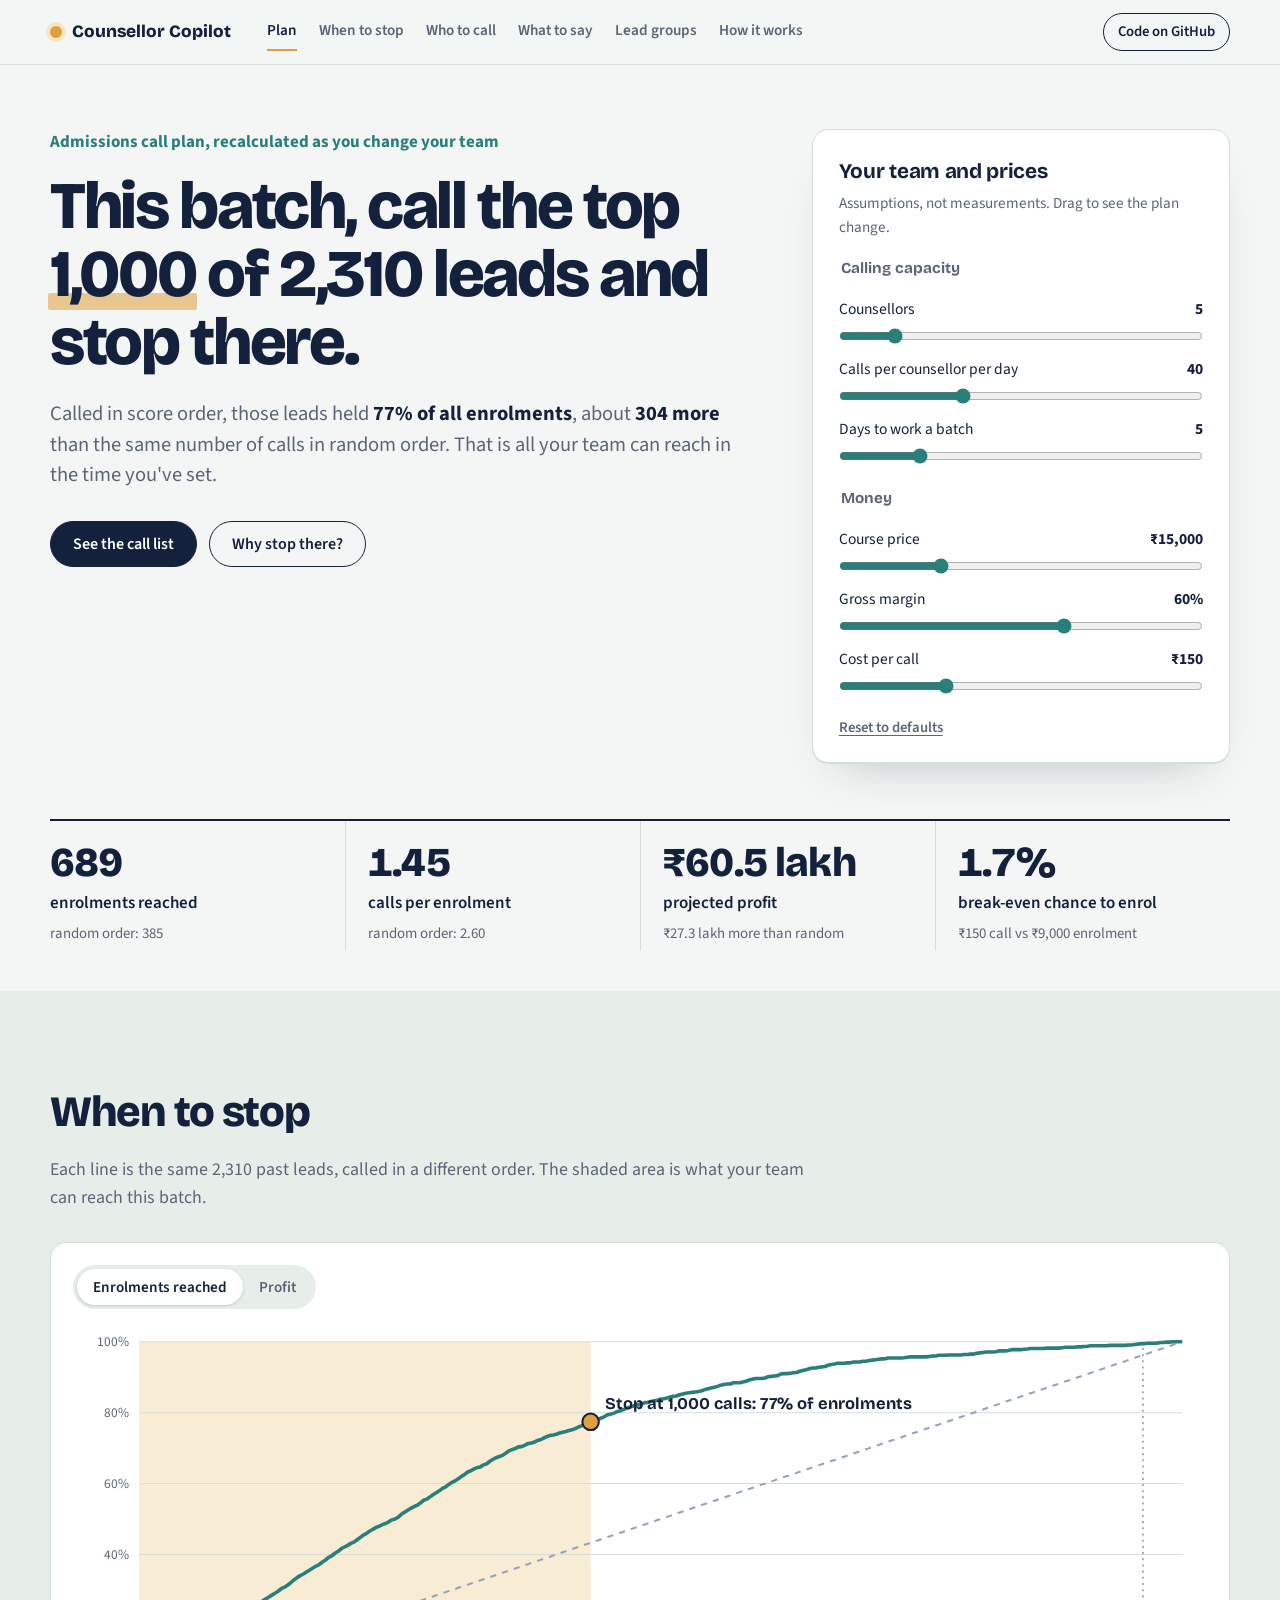
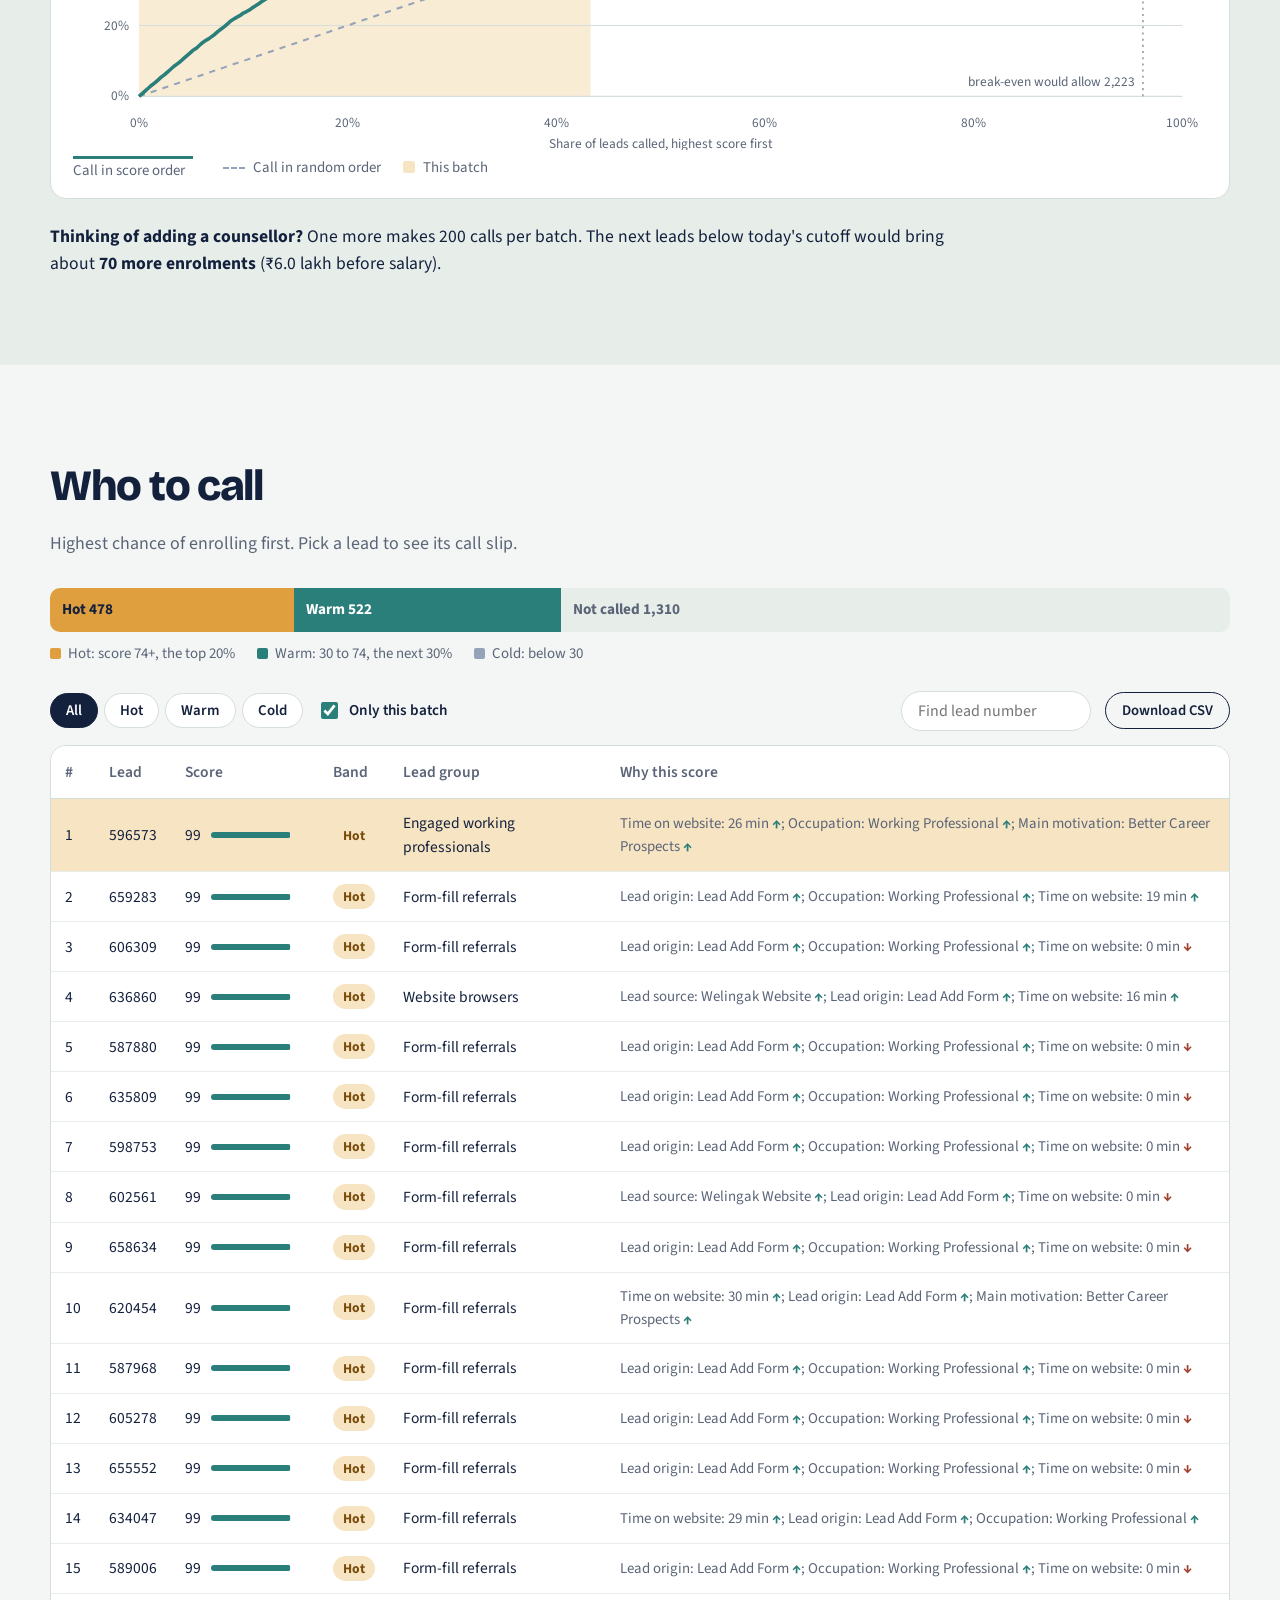
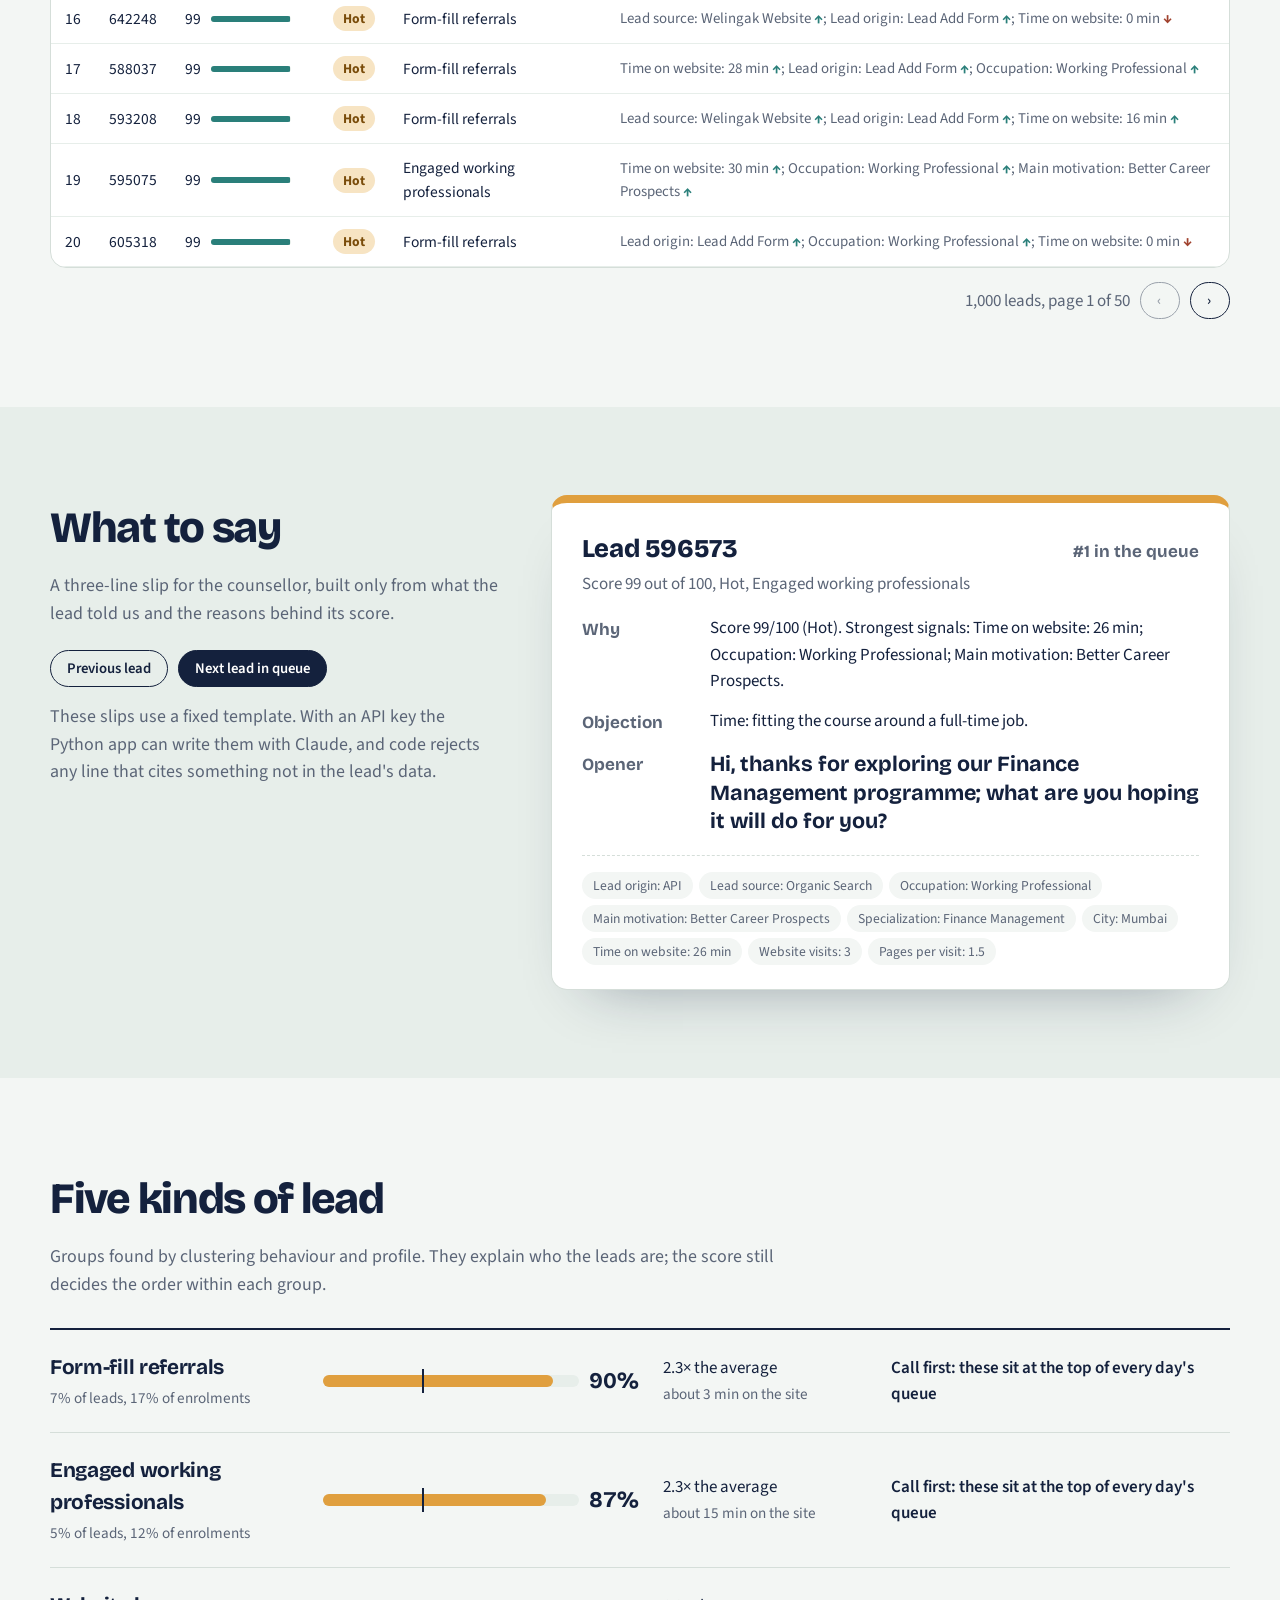
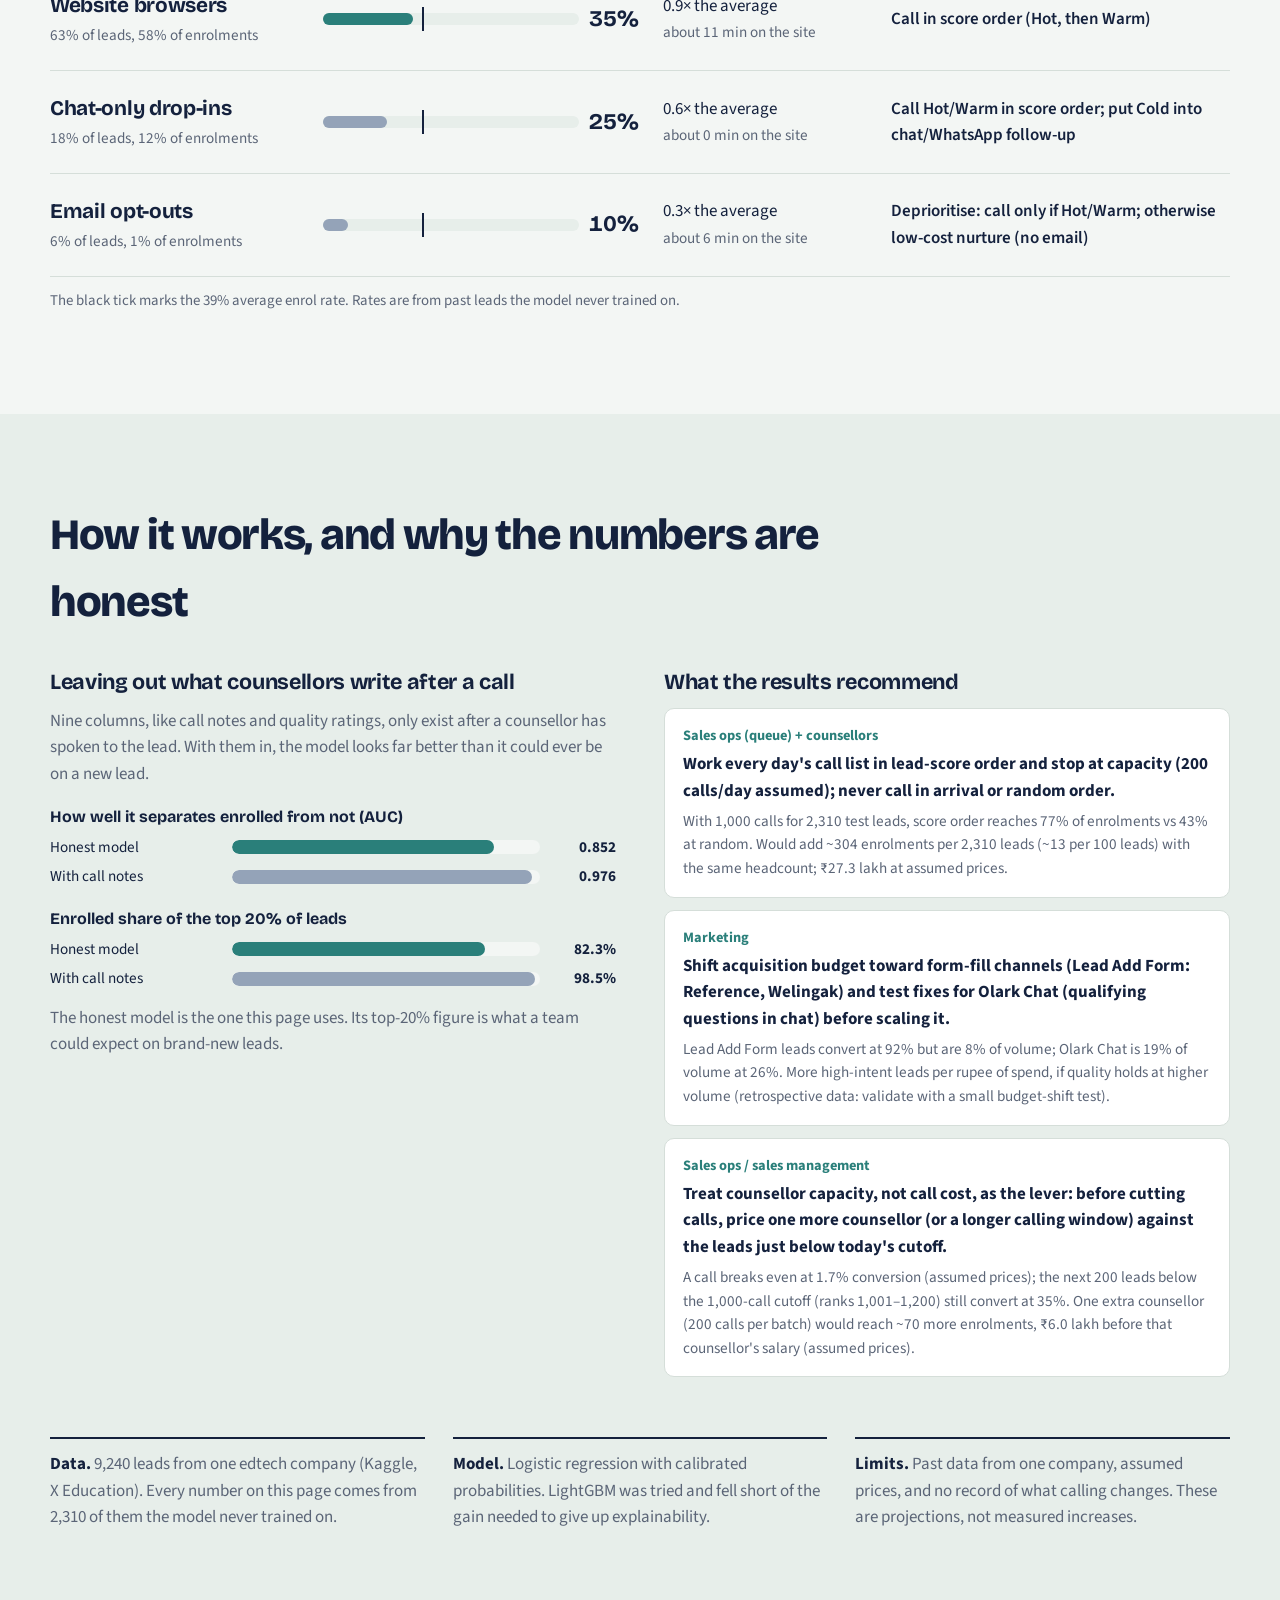
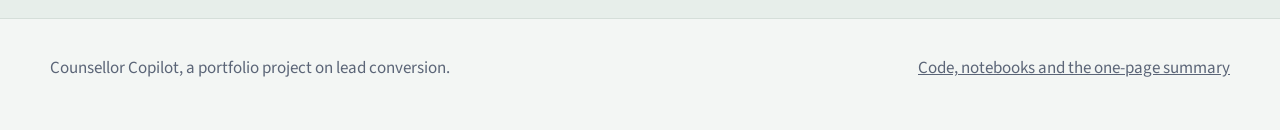
<file: site/index.html>
<!doctype html>
<html lang="en">
<head>
<meta charset="utf-8">
<meta name="viewport" content="width=device-width, initial-scale=1">
<title>Counsellor Copilot · who to call, when to stop, what to say</title>
<meta name="description" content="A lead-scoring call planner for an edtech admissions team: who to call, when to stop, what to say.">
<link rel="preconnect" href="https://fonts.googleapis.com">
<link rel="preconnect" href="https://fonts.gstatic.com" crossorigin>
<link href="https://fonts.googleapis.com/css2?family=Bricolage+Grotesque:opsz,wght@12..96,500;12..96,700;12..96,800&family=Source+Sans+3:wght@400;600;700&display=swap" rel="stylesheet">
<link rel="stylesheet" href="styles.css">
<link rel="icon" href="data:image/svg+xml,<svg xmlns='http://www.w3.org/2000/svg' viewBox='0 0 16 16'><circle cx='8' cy='8' r='6' fill='%23E09F3E'/></svg>">
</head>
<body>
<a class="skip" href="#main">Skip to content</a>

<header class="nav">
  <div class="wrap nav-inner">
    <a class="brand" href="#plan"><span class="dot"></span>Counsellor Copilot</a>
    <nav aria-label="Sections">
      <a href="#plan">Plan</a>
      <a href="#stop">When to stop</a>
      <a href="#list">Who to call</a>
      <a href="#brief">What to say</a>
      <a href="#groups">Lead groups</a>
      <a href="#method">How it works</a>
    </nav>
    <a class="gh" href="https://github.com/RuthiKode/counsellor-copilot">Code on GitHub</a>
  </div>
</header>

<main id="main">
  <!-- HERO + PLANNER -->
  <section id="plan" class="hero">
    <div class="wrap hero-grid">
      <div class="hero-copy">
        <p class="kicker">Admissions call plan, recalculated as you change your team</p>
        <h1 id="hero-line" aria-live="polite">This batch, call the top <mark>1,000</mark> of 2,310 leads and stop there.</h1>
        <p id="hero-sub" class="lede"></p>
        <div class="cta">
          <a class="btn primary" href="#list">See the call list</a>
          <a class="btn" href="#stop">Why stop there?</a>
        </div>
      </div>

      <form class="planner" id="planner" aria-label="Your team and prices" onsubmit="return false">
        <h2>Your team and prices</h2>
        <p class="hint">Assumptions, not measurements. Drag to see the plan change.</p>
        <fieldset>
          <legend>Calling capacity</legend>
          <label>Counsellors <output data-for="counsellors"></output>
            <input type="range" id="counsellors" min="1" max="30" step="1"></label>
          <label>Calls per counsellor per day <output data-for="cpd"></output>
            <input type="range" id="cpd" min="10" max="100" step="5"></label>
          <label>Days to work a batch <output data-for="days"></output>
            <input type="range" id="days" min="1" max="20" step="1"></label>
        </fieldset>
        <fieldset>
          <legend>Money</legend>
          <label>Course price <output data-for="price"></output>
            <input type="range" id="price" min="2000" max="50000" step="1000"></label>
          <label>Gross margin <output data-for="margin"></output>
            <input type="range" id="margin" min="0.1" max="0.9" step="0.05"></label>
          <label>Cost per call <output data-for="cost"></output>
            <input type="range" id="cost" min="10" max="500" step="10"></label>
        </fieldset>
        <button type="button" class="reset" id="reset">Reset to defaults</button>
      </form>
    </div>

    <div class="wrap">
      <dl class="figs" id="figs"></dl>
    </div>
  </section>

  <!-- WHEN TO STOP -->
  <section id="stop" class="band">
    <div class="wrap">
      <div class="sec-head">
        <h2>When to stop</h2>
        <p>Each line is the same 2,310 past leads, called in a different order. The shaded area is what your team can reach this batch.</p>
      </div>
      <div class="chart-card">
        <div class="toggle" role="tablist" aria-label="Chart">
          <button role="tab" aria-selected="true" data-chart="reach">Enrolments reached</button>
          <button role="tab" aria-selected="false" data-chart="profit">Profit</button>
        </div>
        <div id="chart" class="chart" role="img"></div>
        <div class="legend-row">
          <span><i class="ln score"></i>Call in score order</span>
          <span><i class="ln random"></i>Call in random order</span>
          <span><i class="sq"></i>This batch</span>
        </div>
      </div>
      <p class="aside" id="add-counsellor"></p>
    </div>
  </section>

  <!-- WHO TO CALL -->
  <section id="list">
    <div class="wrap">
      <div class="sec-head">
        <h2>Who to call</h2>
        <p>Highest chance of enrolling first. Pick a lead to see its call slip.</p>
      </div>
      <div class="split" id="split"></div>
      <div class="split-legend" id="split-legend"></div>
      <div class="controls">
        <div class="chips" role="group" aria-label="Band filter">
          <button class="chip on" data-band="all">All</button>
          <button class="chip" data-band="Hot">Hot</button>
          <button class="chip" data-band="Warm">Warm</button>
          <button class="chip" data-band="Cold">Cold</button>
        </div>
        <label class="check"><input type="checkbox" id="only-batch" checked> Only this batch</label>
        <input type="search" id="search" placeholder="Find lead number" aria-label="Find lead number">
        <button class="btn small" id="download">Download CSV</button>
      </div>
      <div class="table-wrap">
        <table class="leads" id="leads">
          <thead><tr><th>#</th><th>Lead</th><th>Score</th><th>Band</th><th>Lead group</th><th>Why this score</th></tr></thead>
          <tbody></tbody>
        </table>
      </div>
      <div class="pager" id="pager"></div>
    </div>
  </section>

  <!-- WHAT TO SAY -->
  <section id="brief" class="band">
    <div class="wrap brief-grid">
      <div class="sec-head">
        <h2>What to say</h2>
        <p>A three-line slip for the counsellor, built only from what the lead told us and the reasons behind its score.</p>
        <div class="stepper">
          <button class="btn small" id="prev">Previous lead</button>
          <button class="btn small primary" id="next">Next lead in queue</button>
        </div>
        <p class="fine">These slips use a fixed template. With an API key the Python app can write them with Claude, and code rejects any line that cites something not in the lead's data.</p>
      </div>
      <article class="slip" id="slip" aria-live="polite"></article>
    </div>
  </section>

  <!-- LEAD GROUPS -->
  <section id="groups">
    <div class="wrap">
      <div class="sec-head">
        <h2>Five kinds of lead</h2>
        <p>Groups found by clustering behaviour and profile. They explain who the leads are; the score still decides the order within each group.</p>
      </div>
      <div class="groups" id="group-list"></div>
    </div>
  </section>

  <!-- METHOD -->
  <section id="method" class="band">
    <div class="wrap">
      <div class="sec-head">
        <h2>How it works, and why the numbers are honest</h2>
      </div>
      <div class="method-grid">
        <div class="leak">
          <h3>Leaving out what counsellors write after a call</h3>
          <p>Nine columns, like call notes and quality ratings, only exist after a counsellor has spoken to the lead. With them in, the model looks far better than it could ever be on a new lead.</p>
          <div id="leak-bars"></div>
        </div>
        <div class="recs">
          <h3>What the results recommend</h3>
          <div id="rec-list"></div>
        </div>
      </div>
      <ul class="facts">
        <li><b>Data.</b> 9,240 leads from one edtech company (Kaggle, X Education). Every number on this page comes from 2,310 of them the model never trained on.</li>
        <li><b>Model.</b> Logistic regression with calibrated probabilities. LightGBM was tried and fell short of the gain needed to give up explainability.</li>
        <li><b>Limits.</b> Past data from one company, assumed prices, and no record of what calling changes. These are projections, not measured increases.</li>
      </ul>
    </div>
  </section>
</main>

<footer>
  <div class="wrap foot">
    <span>Counsellor Copilot, a portfolio project on lead conversion.</span>
    <a href="https://github.com/RuthiKode/counsellor-copilot">Code, notebooks and the one-page summary</a>
  </div>
</footer>

<script src="app.js"></script>
</body>
</html>
</file>
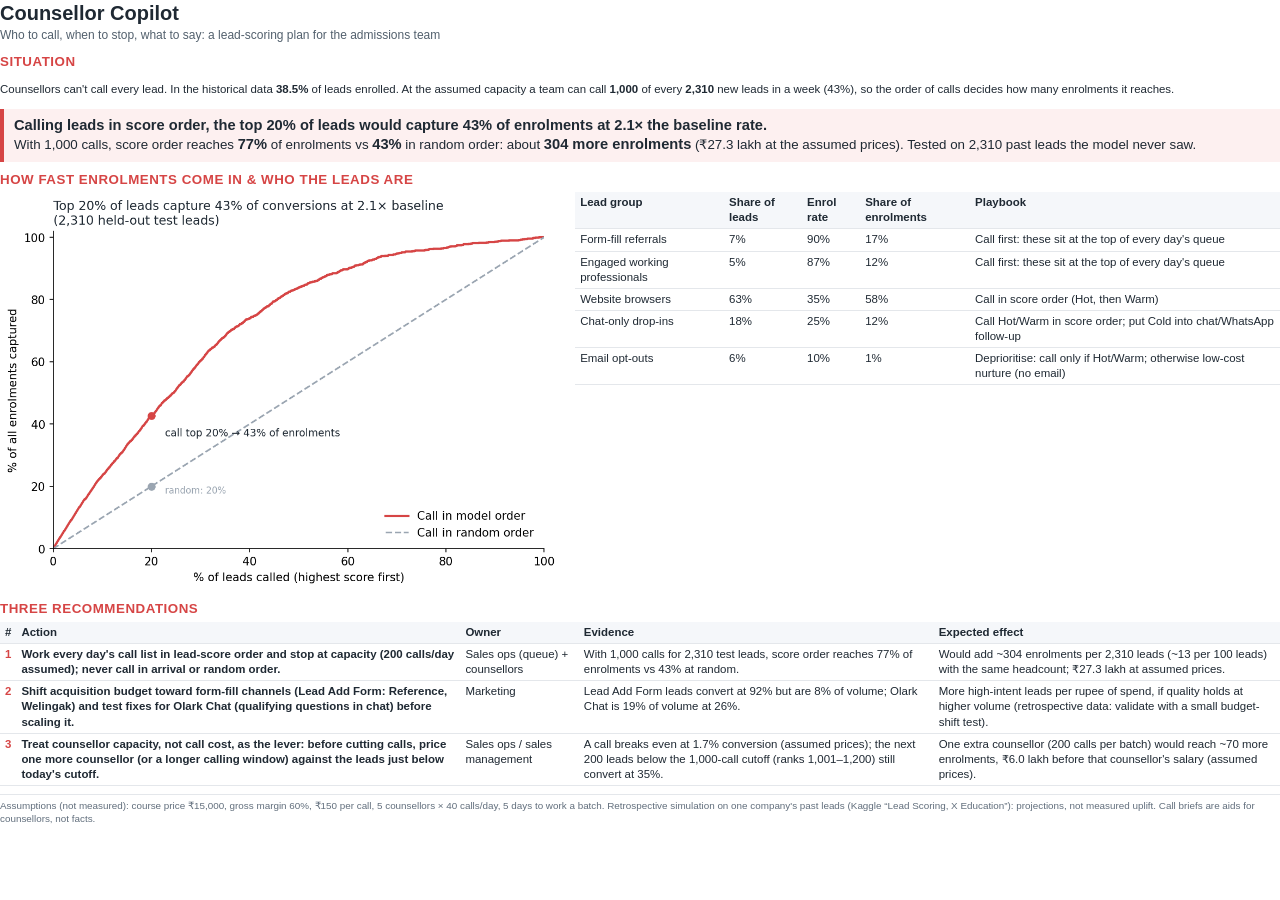
<file: reports/business_summary.html>
<!doctype html><html><head><meta charset="utf-8"><title>Counsellor Copilot: business summary</title>
<style>
@page { size: A4; margin: 11mm 12mm; }
body { font-family: "Segoe UI", Arial, sans-serif; font-size: 8.6pt; color: #1f2933; line-height: 1.32; margin: 0; }
h1 { font-size: 15pt; margin: 0 0 2px; }
.sub { color: #52606d; margin: 0 0 8px; font-size: 9pt; }
h2 { font-size: 10pt; margin: 9px 0 4px; color: #d64545; text-transform: uppercase; letter-spacing: .04em; }
.headline { background: #fdf0f0; border-left: 4px solid #d64545; padding: 7px 10px; font-size: 10pt; }
.headline b { font-size: 11pt; }
.row { display: flex; gap: 12px; align-items: flex-start; }
.row img { width: 44%; }
table { border-collapse: collapse; width: 100%; }
th, td { border-bottom: 1px solid #e4e7eb; padding: 3px 5px; text-align: left; vertical-align: top; }
th { background: #f5f7fa; font-weight: 600; }
td.n { font-weight: 700; color: #d64545; }
.foot { color: #616e7c; font-size: 7.4pt; margin-top: 8px; border-top: 1px solid #e4e7eb; padding-top: 4px; }
</style></head><body>
<h1>Counsellor Copilot</h1>
<p class="sub">Who to call, when to stop, what to say: a lead-scoring plan for the admissions team</p>
<h2>Situation</h2>
<p>Counsellors can't call every lead. In the historical data <b>38.5%</b> of leads enrolled.
At the assumed capacity a team can call <b>1,000</b> of every <b>2,310</b> new leads in a week
(43%), so the order of calls decides how many enrolments it reaches.</p>
<div class="headline"><b>Calling leads in score order, the top 20% of leads would capture 43%
of enrolments at 2.1&times; the baseline rate.</b><br>
With 1,000 calls, score order reaches <b>77%</b> of enrolments vs
<b>43%</b> in random order: about <b>304 more enrolments</b>
(&#8377;27.3 lakh at the assumed prices). Tested on 2,310 past leads the model never saw.</div>
<h2>How fast enrolments come in &amp; who the leads are</h2>
<div class="row"><img src="figures/03_gains.png" alt="Gains chart">
<table><tr><th>Lead group</th><th>Share of leads</th><th>Enrol rate</th><th>Share of enrolments</th><th>Playbook</th></tr><tr><td>Form-fill referrals</td><td>7%</td><td>90%</td><td>17%</td><td>Call first: these sit at the top of every day&#x27;s queue</td></tr><tr><td>Engaged working professionals</td><td>5%</td><td>87%</td><td>12%</td><td>Call first: these sit at the top of every day&#x27;s queue</td></tr><tr><td>Website browsers</td><td>63%</td><td>35%</td><td>58%</td><td>Call in score order (Hot, then Warm)</td></tr><tr><td>Chat-only drop-ins</td><td>18%</td><td>25%</td><td>12%</td><td>Call Hot/Warm in score order; put Cold into chat/WhatsApp follow-up</td></tr><tr><td>Email opt-outs</td><td>6%</td><td>10%</td><td>1%</td><td>Deprioritise: call only if Hot/Warm; otherwise low-cost nurture (no email)</td></tr></table></div>
<h2>Three recommendations</h2>
<table><tr><th>#</th><th>Action</th><th>Owner</th><th>Evidence</th><th>Expected effect</th></tr><tr><td class='n'>1</td><td><b>Work every day&#x27;s call list in lead-score order and stop at capacity (200 calls/day assumed); never call in arrival or random order.</b></td><td>Sales ops (queue) + counsellors</td><td>With 1,000 calls for 2,310 test leads, score order reaches 77% of enrolments vs 43% at random.</td><td>Would add ~304 enrolments per 2,310 leads (~13 per 100 leads) with the same headcount; ₹27.3 lakh at assumed prices.</td></tr><tr><td class='n'>2</td><td><b>Shift acquisition budget toward form-fill channels (Lead Add Form: Reference, Welingak) and test fixes for Olark Chat (qualifying questions in chat) before scaling it.</b></td><td>Marketing</td><td>Lead Add Form leads convert at 92% but are 8% of volume; Olark Chat is 19% of volume at 26%.</td><td>More high-intent leads per rupee of spend, if quality holds at higher volume (retrospective data: validate with a small budget-shift test).</td></tr><tr><td class='n'>3</td><td><b>Treat counsellor capacity, not call cost, as the lever: before cutting calls, price one more counsellor (or a longer calling window) against the leads just below today&#x27;s cutoff.</b></td><td>Sales ops / sales management</td><td>A call breaks even at 1.7% conversion (assumed prices); the next 200 leads below the 1,000-call cutoff (ranks 1,001–1,200) still convert at 35%.</td><td>One extra counsellor (200 calls per batch) would reach ~70 more enrolments, ₹6.0 lakh before that counsellor&#x27;s salary (assumed prices).</td></tr></table>
<p class="foot">Assumptions (not measured): course price ₹15,000, gross margin 60%, ₹150 per call, 5 counsellors × 40 calls/day, 5 days to work a batch. Retrospective simulation on one company's past leads (Kaggle
&ldquo;Lead Scoring, X Education&rdquo;): projections, not measured uplift. Call briefs are aids for counsellors, not facts.</p>
</body></html>
</file>
<file: site/styles.css>
/* Counsellor Copilot — tokens
   paper #F3F6F4 · ink #14213D · muted #5B6577 · rule #D5DED9
   hot (marigold) #E09F3E · warm (teal) #2A7F7A · cold (slate) #94A3B8 */
:root {
  --paper: #F3F6F4; --paper-2: #E7EEEA; --card: #FFFFFF;
  --ink: #14213D; --muted: #5B6577; --rule: #D5DED9;
  --hot: #E09F3E; --hot-soft: #F7E4C3; --warm: #2A7F7A; --warm-soft: #D3EAE8; --cold: #94A3B8;
  --display: "Bricolage Grotesque", "Source Sans 3", system-ui, sans-serif;
  --body: "Source Sans 3", system-ui, -apple-system, "Segoe UI", sans-serif;
  --r: 10px;
}
* { box-sizing: border-box; }
html { scroll-behavior: smooth; scroll-padding-top: 76px; }
@media (prefers-reduced-motion: reduce) { html { scroll-behavior: auto; } * { transition: none !important; } }
body { margin: 0; background: var(--paper); color: var(--ink); font: 17px/1.55 var(--body);
  -webkit-font-smoothing: antialiased; }
.wrap { width: min(1180px, 100% - 48px); margin-inline: auto; }
a { color: inherit; }
:focus-visible { outline: 3px solid var(--hot); outline-offset: 2px; border-radius: 4px; }
.skip { position: absolute; left: -999px; top: 8px; background: var(--ink); color: #fff; padding: 8px 12px; z-index: 50; }
.skip:focus { left: 8px; }
h1, h2, h3 { font-family: var(--display); letter-spacing: -0.015em; margin: 0; }
section { padding: 88px 0; }
section.band { background: var(--paper-2); }

/* nav */
.nav { position: sticky; top: 0; z-index: 20; background: rgba(243, 246, 244, .86);
  backdrop-filter: saturate(1.4) blur(10px); border-bottom: 1px solid var(--rule); }
.nav-inner { display: flex; align-items: center; gap: 28px; height: 64px; }
.brand { font-family: var(--display); font-weight: 800; text-decoration: none; display: flex; align-items: center; gap: 10px; font-size: 1.08rem; }
.dot { width: 12px; height: 12px; border-radius: 50%; background: var(--hot); box-shadow: 0 0 0 4px var(--hot-soft); }
.nav nav { display: flex; gap: 22px; margin-left: 8px; }
.nav nav a { text-decoration: none; color: var(--muted); font-weight: 600; font-size: .95rem; padding: 6px 0; border-bottom: 2px solid transparent; }
.nav nav a:hover, .nav nav a.active { color: var(--ink); border-bottom-color: var(--hot); }
.gh { margin-left: auto; text-decoration: none; font-weight: 600; font-size: .92rem; border: 1px solid var(--ink);
  padding: 7px 14px; border-radius: 999px; }
.gh:hover { background: var(--ink); color: #fff; }
@media (max-width: 1020px) {
  .nav-inner { flex-wrap: wrap; height: auto; padding: 12px 0 0; row-gap: 4px; }
  .nav nav { order: 3; width: 100%; margin: 0; overflow-x: auto; gap: 20px; padding-bottom: 6px; scrollbar-width: none; }
  .nav nav a { white-space: nowrap; }
  html { scroll-padding-top: 108px; }
}
@media (max-width: 700px) {
  .leads th:nth-child(5), .leads td:nth-child(5), .leads th:nth-child(6), .leads td:nth-child(6) { display: none; }
}

/* hero */
.hero { padding: 64px 0 40px; }
.hero-grid { display: grid; grid-template-columns: minmax(0, 1.35fr) minmax(320px, .8fr); gap: 56px; align-items: start; }
.kicker { color: var(--warm); font-weight: 700; margin: 0 0 18px; }
.hero h1 { font-size: clamp(2.4rem, 5.2vw, 4.4rem); line-height: 1.02; font-weight: 800; letter-spacing: -0.035em; }
.hero h1 mark { background: none; color: var(--ink); position: relative; white-space: nowrap; }
.hero h1 mark::after { content: ""; position: absolute; left: -2px; right: -2px; bottom: .06em; height: .26em;
  background: var(--hot); opacity: .55; z-index: -1; border-radius: 2px; }
.lede { font-size: 1.28rem; color: var(--muted); max-width: 34em; margin: 22px 0 30px; line-height: 1.5; }
.lede b { color: var(--ink); }
.cta { display: flex; gap: 12px; flex-wrap: wrap; }
.btn { display: inline-flex; align-items: center; font: 600 1rem var(--body); text-decoration: none; color: var(--ink);
  background: transparent; border: 1.5px solid var(--ink); border-radius: 999px; padding: 11px 22px; cursor: pointer; }
.btn:hover { background: var(--card); }
.btn.primary { background: var(--ink); color: #fff; }
.btn.primary:hover { background: #24345a; }
.btn.small { padding: 7px 16px; font-size: .92rem; }

/* planner */
.planner { background: var(--card); border: 1px solid var(--rule); border-radius: 16px; padding: 26px 26px 20px;
  box-shadow: 0 1px 0 var(--rule), 0 24px 48px -32px rgba(20, 33, 61, .35); }
.planner h2 { font-size: 1.3rem; }
.hint { color: var(--muted); margin: 4px 0 8px; font-size: .95rem; }
fieldset { border: 0; padding: 0; margin: 18px 0 0; }
legend { font-family: var(--display); font-weight: 700; color: var(--muted); font-size: .95rem; margin-bottom: 6px; }
.planner label { display: grid; grid-template-columns: 1fr auto; align-items: baseline; gap: 2px 10px; font-size: .97rem; margin: 10px 0 2px; }
.planner output { font-weight: 700; font-variant-numeric: tabular-nums; }
.planner input[type=range] { grid-column: 1 / -1; width: 100%; accent-color: var(--warm); height: 22px; margin: 2px 0 0; }
.reset { margin-top: 14px; background: none; border: 0; color: var(--muted); font: 600 .92rem var(--body); cursor: pointer;
  text-decoration: underline; text-underline-offset: 3px; padding: 4px 0; }

/* figures strip */
.figs { display: grid; grid-template-columns: repeat(4, 1fr); margin: 56px 0 0; border-top: 2px solid var(--ink); }
.figs > div { padding: 20px 22px 6px 0; }
.figs > div + div { padding-left: 22px; border-left: 1px solid var(--rule); }
.figs dt { font-family: var(--display); font-weight: 800; font-size: clamp(1.9rem, 3.2vw, 2.6rem); line-height: 1.05;
  font-variant-numeric: tabular-nums; letter-spacing: -0.02em; }
.figs dd { margin: 6px 0 0; }
.figs .k { font-weight: 600; }
.figs .c { color: var(--muted); font-size: .93rem; }
@media (max-width: 900px) {
  .hero-grid { grid-template-columns: 1fr; gap: 36px; }
  .figs { grid-template-columns: 1fr 1fr; }
  .figs > div:nth-child(3) { border-left: 0; padding-left: 0; border-top: 1px solid var(--rule); }
  .figs > div:nth-child(4) { border-top: 1px solid var(--rule); }
}

/* section heads */
.sec-head { max-width: 46em; margin-bottom: 30px; }
.sec-head h2 { font-size: clamp(1.9rem, 3.4vw, 2.7rem); font-weight: 800; letter-spacing: -0.03em; }
.sec-head p { color: var(--muted); font-size: 1.12rem; margin: 10px 0 0; }

/* chart */
.chart-card { background: var(--card); border: 1px solid var(--rule); border-radius: 16px; padding: 22px 22px 16px; }
.toggle { display: inline-flex; background: var(--paper-2); border-radius: 999px; padding: 4px; margin-bottom: 8px; }
.toggle button { border: 0; background: none; font: 600 .95rem var(--body); color: var(--muted); padding: 7px 16px; border-radius: 999px; cursor: pointer; }
.toggle button[aria-selected=true] { background: var(--card); color: var(--ink); box-shadow: 0 1px 3px rgba(20,33,61,.18); }
.chart svg { display: block; width: 100%; height: auto; font-family: var(--body); }
.chart .axis text { fill: var(--muted); font-size: 13px; }
.chart .grid line { stroke: var(--rule); }
.chart .lbl { font-family: var(--display); font-weight: 700; fill: var(--ink); font-size: 16px; }
.legend-row { display: flex; gap: 22px; flex-wrap: wrap; color: var(--muted); font-size: .93rem; margin-top: 6px; }
.ln { display: inline-block; width: 22px; height: 0; vertical-align: middle; margin-right: 8px; border-top: 3px solid var(--warm); }
.ln.random { border-top: 2px dashed var(--cold); }
.sq { display: inline-block; width: 12px; height: 12px; background: var(--hot-soft); margin-right: 8px; vertical-align: -1px; border-radius: 2px; }
.aside { font-size: 1.1rem; max-width: 52em; margin: 24px 0 0; }

/* split bar */
.split { display: flex; height: 44px; border-radius: var(--r); overflow: hidden; background: var(--paper-2); }
.split div { display: flex; align-items: center; padding-left: 12px; font-weight: 700; font-size: .95rem; white-space: nowrap; overflow: hidden;
  transition: width .35s ease; }
.split .Hot { background: var(--hot); } .split .Warm { background: var(--warm); color: #fff; }
.split .Cold { background: var(--cold); } .split .rest { background: var(--paper-2); color: var(--muted); }
.split-legend { display: flex; gap: 22px; flex-wrap: wrap; color: var(--muted); font-size: .93rem; margin: 10px 0 26px; }
.split-legend i { display: inline-block; width: 11px; height: 11px; border-radius: 2px; margin-right: 7px; vertical-align: -1px; }

/* controls + table */
.controls { display: flex; flex-wrap: wrap; gap: 14px; align-items: center; margin-bottom: 14px; }
.chips { display: inline-flex; gap: 6px; }
.chip { border: 1.5px solid var(--rule); background: var(--card); border-radius: 999px; padding: 6px 15px;
  font: 600 .93rem var(--body); color: var(--ink); cursor: pointer; }
.chip.on { background: var(--ink); color: #fff; border-color: var(--ink); }
.check { display: inline-flex; gap: 8px; align-items: center; font-weight: 600; font-size: .95rem; }
.check input { accent-color: var(--warm); width: 17px; height: 17px; }
#search { margin-left: auto; border: 1.5px solid var(--rule); border-radius: 999px; padding: 8px 16px; font: 1rem var(--body);
  background: var(--card); width: 190px; }
.table-wrap { background: var(--card); border: 1px solid var(--rule); border-radius: 16px; overflow-x: auto; }
table.leads { width: 100%; border-collapse: collapse; font-size: .97rem; }
.leads th { text-align: left; font-weight: 600; color: var(--muted); padding: 14px 14px; border-bottom: 1px solid var(--rule);
  position: sticky; top: 0; background: var(--card); white-space: nowrap; }
.leads td { padding: 12px 14px; border-bottom: 1px solid var(--paper-2); vertical-align: middle; }
.leads tbody tr { cursor: pointer; }
.leads tbody tr:hover { background: #F8FAF9; }
.leads tbody tr.sel { background: var(--hot-soft); }
.leads tbody tr.out td { color: var(--muted); }
.num { font-variant-numeric: tabular-nums; white-space: nowrap; }
.score { display: flex; align-items: center; gap: 10px; min-width: 120px; }
.score .bar { flex: 1; height: 6px; background: var(--paper-2); border-radius: 3px; overflow: hidden; max-width: 80px; }
.score .bar span { display: block; height: 100%; background: var(--warm); }
.pill { display: inline-block; border-radius: 999px; padding: 2px 10px; font-weight: 700; font-size: .85rem; }
.pill.Hot { background: var(--hot-soft); color: #7A4C0A; } .pill.Warm { background: var(--warm-soft); color: #165450; }
.pill.Cold { background: #E5E9EF; color: #44506A; }
.why { color: var(--muted); font-size: .93rem; }
.why .up { color: var(--warm); font-weight: 700; } .why .down { color: #A0412D; font-weight: 700; }
.pager { display: flex; gap: 10px; align-items: center; justify-content: flex-end; margin-top: 14px; color: var(--muted); }
.pager button { min-width: 40px; }
.pager button[disabled] { opacity: .4; cursor: default; }

/* slip */
.brief-grid { display: grid; grid-template-columns: minmax(0, .8fr) minmax(0, 1.2fr); gap: 48px; align-items: start; }
.stepper { display: flex; gap: 10px; margin: 22px 0 16px; flex-wrap: wrap; }
.fine { color: var(--muted); font-size: .93rem; }
.slip { background: var(--card); border-radius: 16px; border: 1px solid var(--rule); border-top: 8px solid var(--hot);
  padding: 26px 30px 24px; box-shadow: 0 30px 60px -40px rgba(20, 33, 61, .45); }
.slip.Warm { border-top-color: var(--warm); } .slip.Cold { border-top-color: var(--cold); }
.slip header { display: flex; justify-content: space-between; gap: 16px; align-items: baseline; flex-wrap: wrap; }
.slip h3 { font-size: 1.6rem; font-weight: 800; }
.slip .meta { color: var(--muted); margin: 2px 0 18px; }
.slip .rank { font-family: var(--display); font-weight: 700; color: var(--muted); }
.slip dl { display: grid; grid-template-columns: 110px 1fr; gap: 14px 18px; margin: 0; }
.slip dt { font-family: var(--display); font-weight: 700; color: var(--muted); padding-top: 2px; }
.slip dd { margin: 0; font-size: 1.06rem; }
.slip dd.open { font-family: var(--display); font-weight: 700; font-size: 1.35rem; line-height: 1.3; }
.slip .tags { display: flex; flex-wrap: wrap; gap: 6px; margin-top: 20px; padding-top: 16px; border-top: 1px dashed var(--rule); }
.slip .tags span { background: var(--paper); border-radius: 999px; padding: 3px 11px; font-size: .85rem; color: var(--muted); }
@media (max-width: 900px) { .brief-grid { grid-template-columns: 1fr; gap: 20px; } .slip dl { grid-template-columns: 1fr; gap: 4px; } .slip dd { margin-bottom: 10px; } }

/* groups */
.groups { display: grid; gap: 0; border-top: 2px solid var(--ink); }
.group { display: grid; grid-template-columns: 1.1fr 1.4fr .9fr 1.5fr; gap: 24px; align-items: center; padding: 22px 0; border-bottom: 1px solid var(--rule); }
.group h3 { font-size: 1.3rem; font-weight: 700; }
.group .size { color: var(--muted); font-size: .95rem; margin-top: 2px; }
.rate { display: grid; grid-template-columns: 1fr auto; gap: 10px; align-items: center; }
.rate .track { position: relative; height: 12px; background: var(--paper-2); border-radius: 6px; }
.rate .track span { position: absolute; inset: 0 auto 0 0; border-radius: 6px; }
.rate .track i { position: absolute; top: -6px; bottom: -6px; width: 2px; background: var(--ink); }
.rate b { font-family: var(--display); font-size: 1.4rem; font-variant-numeric: tabular-nums; min-width: 3.2ch; text-align: right; }
.group .share { font-variant-numeric: tabular-nums; }
.group .play { font-weight: 600; }
.avg-note { color: var(--muted); font-size: .93rem; margin-top: 12px; }
@media (max-width: 900px) { .group { grid-template-columns: 1fr; gap: 8px; } }

/* method */
.method-grid { display: grid; grid-template-columns: 1fr 1fr; gap: 48px; }
.method-grid h3 { font-size: 1.35rem; font-weight: 700; margin-bottom: 8px; }
.method-grid p { color: var(--muted); margin: 0 0 18px; }
.lb { margin: 14px 0; }
.lb .row { display: grid; grid-template-columns: 170px 1fr 64px; gap: 12px; align-items: center; margin: 6px 0; font-size: .95rem; }
.lb .bar { height: 14px; background: var(--paper); border-radius: 7px; overflow: hidden; }
.lb .bar span { display: block; height: 100%; border-radius: 7px; }
.lb .val { font-weight: 700; font-variant-numeric: tabular-nums; text-align: right; }
.lb h4 { margin: 18px 0 4px; font-family: var(--display); font-size: 1rem; }
.rec { background: var(--card); border: 1px solid var(--rule); border-radius: var(--r); padding: 16px 18px; margin-bottom: 12px; }
.rec .owner { color: var(--warm); font-weight: 700; font-size: .9rem; }
.rec .act { font-weight: 700; margin: 4px 0 6px; }
.rec .ev { color: var(--muted); font-size: .95rem; }
.facts { list-style: none; padding: 0; margin: 48px 0 0; display: grid; grid-template-columns: repeat(3, 1fr); gap: 28px; }
.facts li { border-top: 2px solid var(--ink); padding-top: 12px; color: var(--muted); }
.facts b { color: var(--ink); }
@media (max-width: 900px) { .method-grid, .facts { grid-template-columns: 1fr; gap: 28px; } }

footer { padding: 36px 0 48px; border-top: 1px solid var(--rule); color: var(--muted); }
.foot { display: flex; justify-content: space-between; gap: 16px; flex-wrap: wrap; }
@media (max-width: 600px) {
  body { font-size: 16px; }
  section { padding: 60px 0; }
  .wrap { width: calc(100% - 32px); }
  .gh { display: none; }
  #search { margin-left: 0; width: 100%; }
  .lb .row { grid-template-columns: 110px 1fr 56px; }
}
</file>
